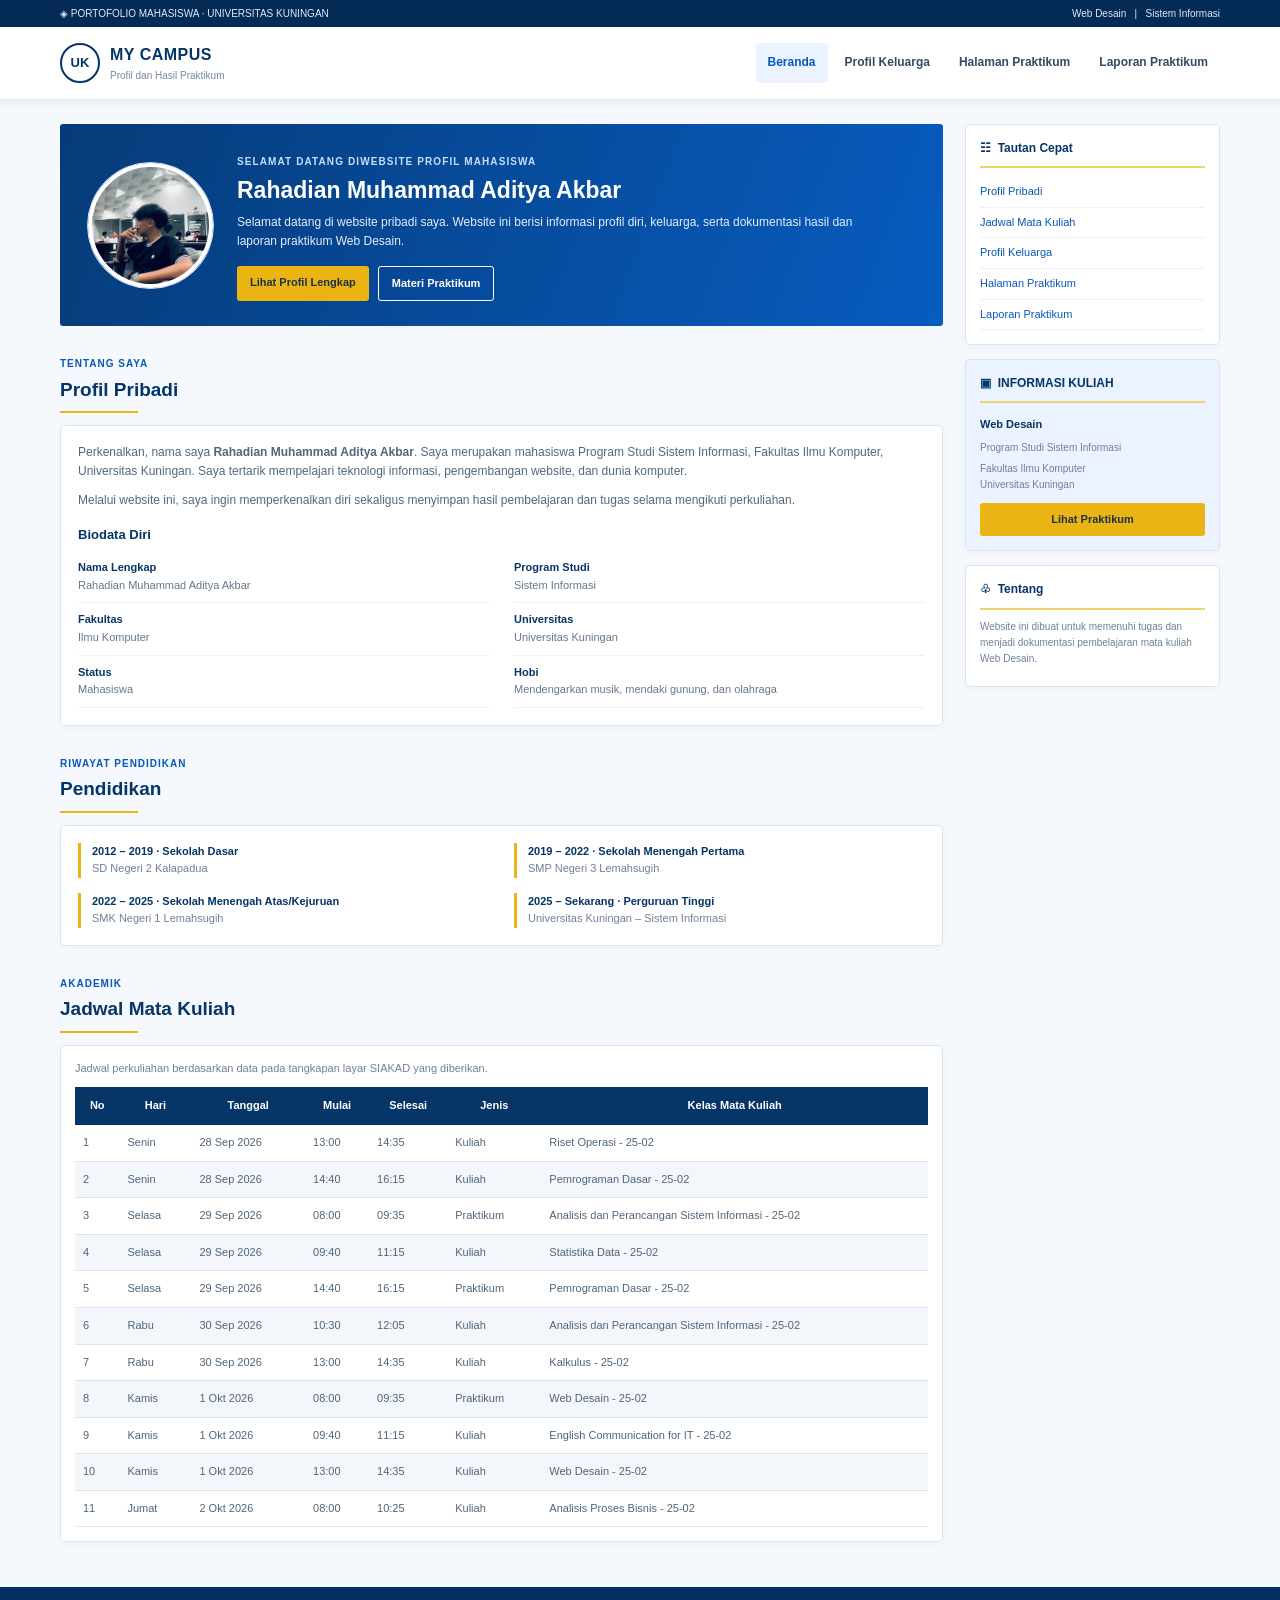
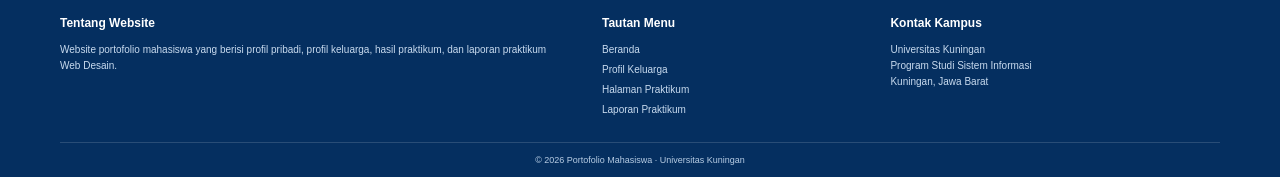
<file: docs/index.html>
<!DOCTYPE html>
<html lang="id">
<head>
  <meta charset="UTF-8">
  <meta name="viewport" content="width=device-width, initial-scale=1.0">
  <title>Beranda | Portofolio Mahasiswa</title>
  <link rel="stylesheet" href="./style.css">
</head>
<body>
  <div class="top-strip">
    <div class="wrap strip-inner">
      <span>◈ PORTOFOLIO MAHASISWA · UNIVERSITAS KUNINGAN</span>
      <span>Web Desain&nbsp;&nbsp; | &nbsp;&nbsp;Sistem Informasi</span>
    </div>
  </div>
  <header class="header">
    <div class="wrap header-inner">
      <a class="logo" href="index.html">
        <span class="logo-symbol">UK</span>
        <span class="logo-text"><b>MY CAMPUS</b><small>Profil dan Hasil Praktikum</small></span>
      </a>
      <button class="menu-button" type="button" onclick="document.querySelector('.navigation').classList.toggle('open')">☰</button>
      <nav class="navigation">
        <a class="selected" href="index.html">Beranda</a>
        <a class="" href="keluarga.html">Profil Keluarga</a>
        <a class="" href="praktikum.html">Halaman Praktikum</a>
        <a class="" href="laporan.html">Laporan Praktikum</a>
      </nav>
    </div>
  </header>

  <main class="wrap two-column">
    <div class="content">
      <section class="welcome-banner">
        <div class="profile-photo-wrap"><img class="profile-photo" src="foto-profil.jpeg" alt="Foto profil mahasiswa"></div>
        <div class="welcome-text">
          <span class="overline">SELAMAT DATANG DIWEBSITE PROFIL MAHASISWA</span>
          <h1>Rahadian Muhammad Aditya Akbar</h1>
          <p>Selamat datang di website pribadi saya. Website ini berisi informasi profil diri, keluarga, serta dokumentasi hasil dan laporan praktikum Web Desain.</p>
          <div class="actions"><a class="button yellow" href="#profil">Lihat Profil Lengkap</a><a class="button white-outline" href="praktikum.html">Materi Praktikum</a></div>
        </div>
      </section>

      <section class="section" id="profil">
        <div class="section-title"><span>TENTANG SAYA</span><h2>Profil Pribadi</h2></div>
        <div class="white-panel">
          <p>Perkenalkan, nama saya <b>Rahadian Muhammad Aditya Akbar</b>. Saya merupakan mahasiswa Program Studi Sistem Informasi, Fakultas Ilmu Komputer, Universitas Kuningan. Saya tertarik mempelajari teknologi informasi, pengembangan website, dan dunia komputer.</p>
          <p>Melalui website ini, saya ingin memperkenalkan diri sekaligus menyimpan hasil pembelajaran dan tugas selama mengikuti perkuliahan.</p>
          <h3 class="small-heading">Biodata Diri</h3>
          <div class="bio-list">
            <div><b>Nama Lengkap</b><span>Rahadian Muhammad Aditya Akbar</span></div>
            <div><b>Program Studi</b><span>Sistem Informasi</span></div>
            <div><b>Fakultas</b><span>Ilmu Komputer</span></div>
            <div><b>Universitas</b><span>Universitas Kuningan</span></div>
            <div><b>Status</b><span>Mahasiswa</span></div>
            <div><b>Hobi</b><span>Mendengarkan musik, mendaki gunung, dan olahraga</span></div>
          </div>
        </div>
      </section>

      <section class="section">
        <div class="section-title"><span>RIWAYAT PENDIDIKAN</span><h2>Pendidikan</h2></div>
        <div class="white-panel education">
          <div><b>2012 – 2019 · Sekolah Dasar</b><span>SD Negeri 2 Kalapadua</span></div>
          <div><b>2019 – 2022 · Sekolah Menengah Pertama</b><span>SMP Negeri 3 Lemahsugih</span></div>
          <div><b>2022 – 2025 · Sekolah Menengah Atas/Kejuruan</b><span>SMK Negeri 1 Lemahsugih</span></div>
          <div><b>2025 – Sekarang · Perguruan Tinggi</b><span>Universitas Kuningan – Sistem Informasi</span></div>
        </div>
      </section>

      <section class="section" id="jadwal">
        <div class="section-title"><span>AKADEMIK</span><h2>Jadwal Mata Kuliah</h2></div>
        <div class="white-panel schedule-panel">
          <p class="schedule-note">Jadwal perkuliahan berdasarkan data pada tangkapan layar SIAKAD yang diberikan.</p>
          <div class="table-scroll">
            <table class="schedule-table">
              <thead><tr><th>No</th><th>Hari</th><th>Tanggal</th><th>Mulai</th><th>Selesai</th><th>Jenis</th><th>Kelas Mata Kuliah</th></tr></thead>
              <tbody>
                <tr><td>1</td><td>Senin</td><td>28 Sep 2026</td><td>13:00</td><td>14:35</td><td>Kuliah</td><td>Riset Operasi - 25-02</td></tr>
                <tr><td>2</td><td>Senin</td><td>28 Sep 2026</td><td>14:40</td><td>16:15</td><td>Kuliah</td><td>Pemrograman Dasar - 25-02</td></tr>
                <tr><td>3</td><td>Selasa</td><td>29 Sep 2026</td><td>08:00</td><td>09:35</td><td>Praktikum</td><td>Analisis dan Perancangan Sistem Informasi - 25-02</td></tr>
                <tr><td>4</td><td>Selasa</td><td>29 Sep 2026</td><td>09:40</td><td>11:15</td><td>Kuliah</td><td>Statistika Data - 25-02</td></tr>
                <tr><td>5</td><td>Selasa</td><td>29 Sep 2026</td><td>14:40</td><td>16:15</td><td>Praktikum</td><td>Pemrograman Dasar - 25-02</td></tr>
                <tr><td>6</td><td>Rabu</td><td>30 Sep 2026</td><td>10:30</td><td>12:05</td><td>Kuliah</td><td>Analisis dan Perancangan Sistem Informasi - 25-02</td></tr>
                <tr><td>7</td><td>Rabu</td><td>30 Sep 2026</td><td>13:00</td><td>14:35</td><td>Kuliah</td><td>Kalkulus - 25-02</td></tr>
                <tr><td>8</td><td>Kamis</td><td>1 Okt 2026</td><td>08:00</td><td>09:35</td><td>Praktikum</td><td>Web Desain - 25-02</td></tr>
                <tr><td>9</td><td>Kamis</td><td>1 Okt 2026</td><td>09:40</td><td>11:15</td><td>Kuliah</td><td>English Communication for IT - 25-02</td></tr>
                <tr><td>10</td><td>Kamis</td><td>1 Okt 2026</td><td>13:00</td><td>14:35</td><td>Kuliah</td><td>Web Desain - 25-02</td></tr>
                <tr><td>11</td><td>Jumat</td><td>2 Okt 2026</td><td>08:00</td><td>10:25</td><td>Kuliah</td><td>Analisis Proses Bisnis - 25-02</td></tr>
              </tbody>
            </table>
          </div>
        </div>
      </section>
    </div>

    <aside class="sidebar">
      <div class="side-box">
        <h3>☷ &nbsp;Tautan Cepat</h3>
        <a href="#profil">Profil Pribadi</a><a href="#jadwal">Jadwal Mata Kuliah</a><a href="keluarga.html">Profil Keluarga</a><a href="praktikum.html">Halaman Praktikum</a><a href="laporan.html">Laporan Praktikum</a>
      </div>
      <div class="side-box highlight-box">
        <h3>▣ &nbsp;INFORMASI KULIAH</h3>
        <b>Web Desain</b><p>Program Studi Sistem Informasi</p><p>Fakultas Ilmu Komputer<br>Universitas Kuningan</p>
        <a class="button yellow full" href="praktikum.html">Lihat Praktikum</a>
      </div>
      <div class="side-box">
        <h3>♧ &nbsp;Tentang</h3>
        <p>Website ini dibuat untuk memenuhi tugas dan menjadi dokumentasi pembelajaran mata kuliah Web Desain.</p>
      </div>
    </aside>
  </main>

  <footer class="footer">
    <div class="wrap footer-columns">
      <div><h3>Tentang Website</h3><p>Website portofolio mahasiswa yang berisi profil pribadi, profil keluarga, hasil praktikum, dan laporan praktikum Web Desain.</p></div>
      <div><h3>Tautan Menu</h3><a href="index.html">Beranda</a><a href="keluarga.html">Profil Keluarga</a><a href="praktikum.html">Halaman Praktikum</a><a href="laporan.html">Laporan Praktikum</a></div>
      <div><h3>Kontak Kampus</h3><p>Universitas Kuningan<br>Program Studi Sistem Informasi<br>Kuningan, Jawa Barat</p></div>
    </div>
    <div class="wrap copyright">© 2026 Portofolio Mahasiswa · Universitas Kuningan</div>
  </footer>
</body>
</html>
</file>
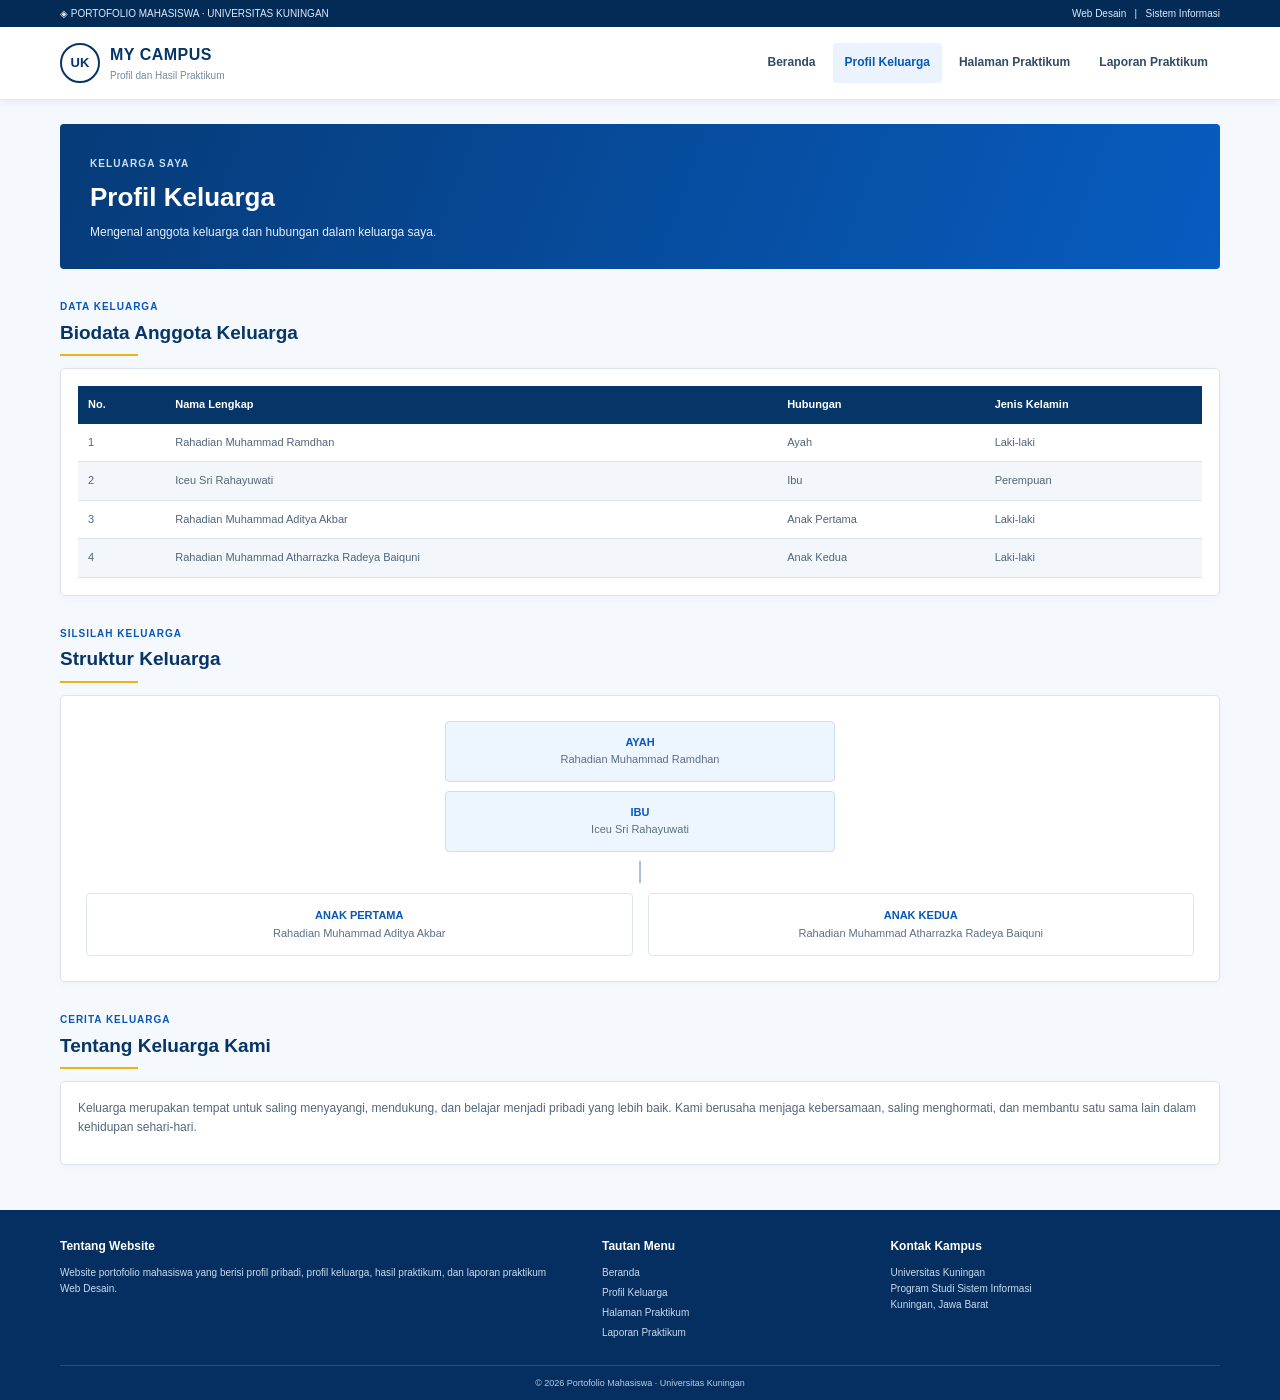
<file: docs/keluarga.html>
<!DOCTYPE html>
<html lang="id">
<head>
  <meta charset="UTF-8">
  <meta name="viewport" content="width=device-width, initial-scale=1.0">
  <title>Profil Keluarga | Portofolio Mahasiswa</title>
  <link rel="stylesheet" href="./style.css">
</head>
<body>
  <div class="top-strip">
    <div class="wrap strip-inner">
      <span>◈ PORTOFOLIO MAHASISWA · UNIVERSITAS KUNINGAN</span>
      <span>Web Desain&nbsp;&nbsp; | &nbsp;&nbsp;Sistem Informasi</span>
    </div>
  </div>
  <header class="header">
    <div class="wrap header-inner">
      <a class="logo" href="index.html">
        <span class="logo-symbol">UK</span>
        <span class="logo-text"><b>MY CAMPUS</b><small>Profil dan Hasil Praktikum</small></span>
      </a>
      <button class="menu-button" type="button" onclick="document.querySelector('.navigation').classList.toggle('open')">☰</button>
      <nav class="navigation">
        <a class="" href="index.html">Beranda</a>
        <a class="selected" href="keluarga.html">Profil Keluarga</a>
        <a class="" href="praktikum.html">Halaman Praktikum</a>
        <a class="" href="laporan.html">Laporan Praktikum</a>
      </nav>
    </div>
  </header>

  <main class="wrap page">
    <section class="page-banner"><span class="overline">KELUARGA SAYA</span><h1>Profil Keluarga</h1><p>Mengenal anggota keluarga dan hubungan dalam keluarga saya.</p></section>
    <section class="section">
      <div class="section-title"><span>DATA KELUARGA</span><h2>Biodata Anggota Keluarga</h2></div>
      <div class="white-panel table-scroll"><table><thead><tr><th>No.</th><th>Nama Lengkap</th><th>Hubungan</th><th>Jenis Kelamin</th></tr></thead><tbody>
        <tr><td>1</td><td>Rahadian Muhammad Ramdhan</td><td>Ayah</td><td>Laki-laki</td></tr>
        <tr><td>2</td><td>Iceu Sri Rahayuwati</td><td>Ibu</td><td>Perempuan</td></tr>
        <tr><td>3</td><td>Rahadian Muhammad Aditya Akbar</td><td>Anak Pertama</td><td>Laki-laki</td></tr>
        <tr><td>4</td><td>Rahadian Muhammad Atharrazka Radeya Baiquni</td><td>Anak Kedua</td><td>Laki-laki</td></tr>
      </tbody></table></div>
    </section>
    <section class="section">
      <div class="section-title"><span>SILSILAH KELUARGA</span><h2>Struktur Keluarga</h2></div>
      <div class="white-panel family-tree">
        <div class="parent-card"><b>AYAH</b><span>Rahadian Muhammad Ramdhan</span></div>
        <div class="parent-card"><b>IBU</b><span>Iceu Sri Rahayuwati</span></div>
        <div class="tree-stem"></div>
        <div class="child-grid"><div><b>ANAK PERTAMA</b><span>Rahadian Muhammad Aditya Akbar</span></div><div><b>ANAK KEDUA</b><span>Rahadian Muhammad Atharrazka Radeya Baiquni</span></div></div>
      </div>
    </section>
    <section class="section"><div class="section-title"><span>CERITA KELUARGA</span><h2>Tentang Keluarga Kami</h2></div><div class="white-panel"><p>Keluarga merupakan tempat untuk saling menyayangi, mendukung, dan belajar menjadi pribadi yang lebih baik. Kami berusaha menjaga kebersamaan, saling menghormati, dan membantu satu sama lain dalam kehidupan sehari-hari.</p></div></section>
  </main>

  <footer class="footer">
    <div class="wrap footer-columns">
      <div><h3>Tentang Website</h3><p>Website portofolio mahasiswa yang berisi profil pribadi, profil keluarga, hasil praktikum, dan laporan praktikum Web Desain.</p></div>
      <div><h3>Tautan Menu</h3><a href="index.html">Beranda</a><a href="keluarga.html">Profil Keluarga</a><a href="praktikum.html">Halaman Praktikum</a><a href="laporan.html">Laporan Praktikum</a></div>
      <div><h3>Kontak Kampus</h3><p>Universitas Kuningan<br>Program Studi Sistem Informasi<br>Kuningan, Jawa Barat</p></div>
    </div>
    <div class="wrap copyright">© 2026 Portofolio Mahasiswa · Universitas Kuningan</div>
  </footer>
</body>
</html>
</file>
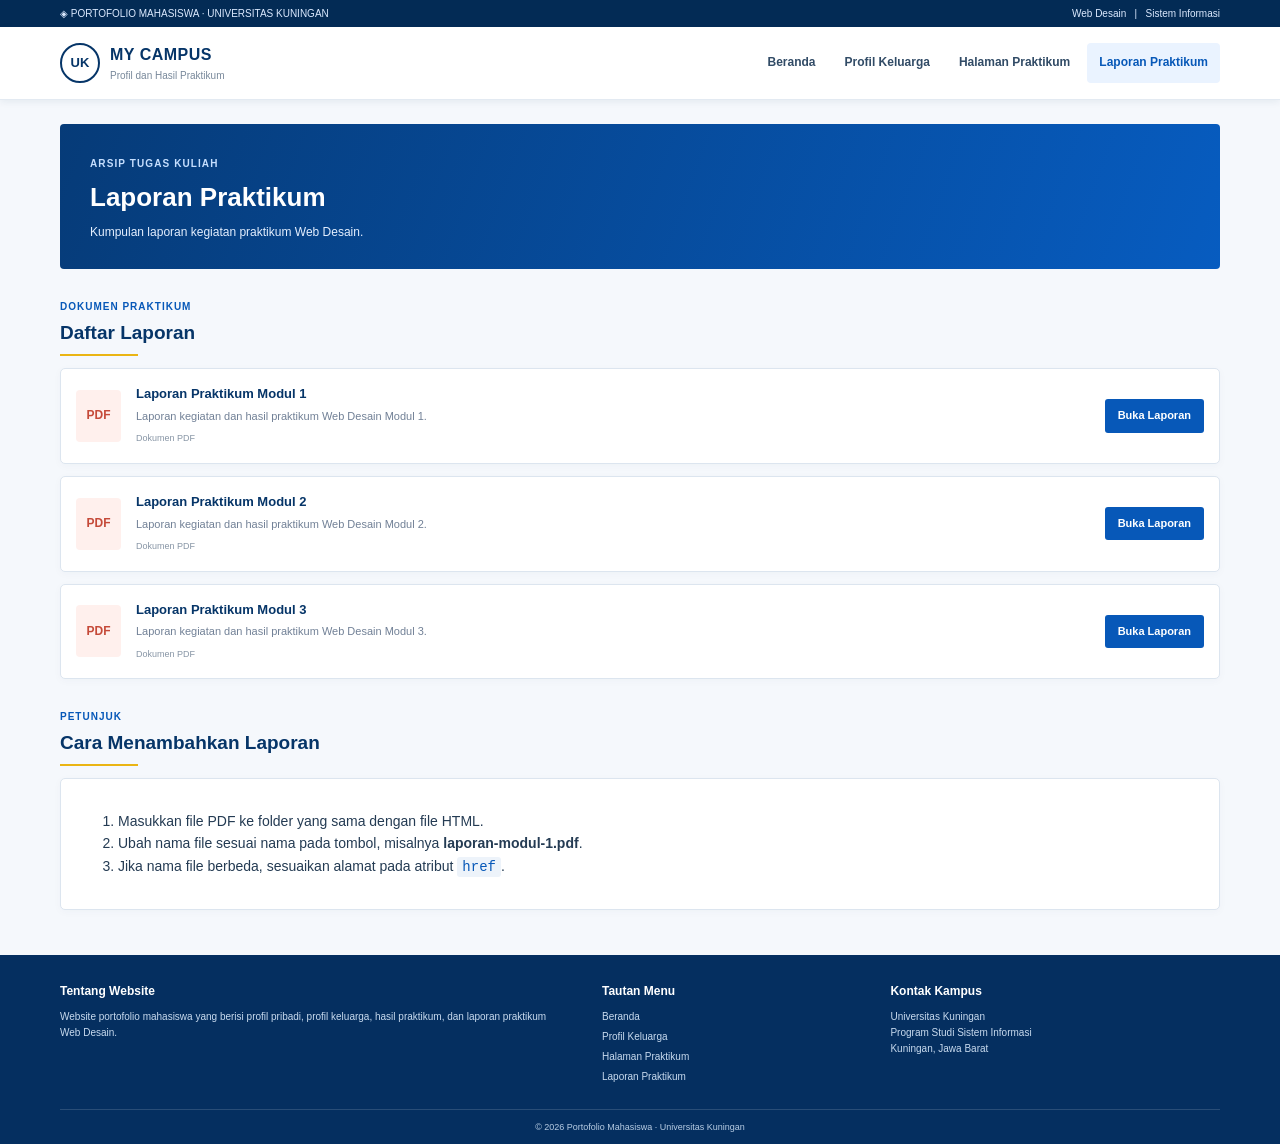
<file: docs/laporan.html>
<!DOCTYPE html>
<html lang="id">
<head>
  <meta charset="UTF-8">
  <meta name="viewport" content="width=device-width, initial-scale=1.0">
  <title>Laporan Praktikum | Portofolio Mahasiswa</title>
  <link rel="stylesheet" href="./style.css">
</head>
<body>
  <div class="top-strip">
    <div class="wrap strip-inner">
      <span>◈ PORTOFOLIO MAHASISWA · UNIVERSITAS KUNINGAN</span>
      <span>Web Desain&nbsp;&nbsp; | &nbsp;&nbsp;Sistem Informasi</span>
    </div>
  </div>
  <header class="header">
    <div class="wrap header-inner">
      <a class="logo" href="index.html">
        <span class="logo-symbol">UK</span>
        <span class="logo-text"><b>MY CAMPUS</b><small>Profil dan Hasil Praktikum</small></span>
      </a>
      <button class="menu-button" type="button" onclick="document.querySelector('.navigation').classList.toggle('open')">☰</button>
      <nav class="navigation">
        <a class="" href="index.html">Beranda</a>
        <a class="" href="keluarga.html">Profil Keluarga</a>
        <a class="" href="praktikum.html">Halaman Praktikum</a>
        <a class="selected" href="laporan.html">Laporan Praktikum</a>
      </nav>
    </div>
  </header>

  <main class="wrap page">
    <section class="page-banner"><span class="overline">ARSIP TUGAS KULIAH</span><h1>Laporan Praktikum</h1><p>Kumpulan laporan kegiatan praktikum Web Desain.</p></section>
    <section class="section">
      <div class="section-title"><span>DOKUMEN PRAKTIKUM</span><h2>Daftar Laporan</h2></div>
      <div class="report-stack">
        <article class="report"><div class="pdf-icon">PDF</div><div class="report-text"><h3>Laporan Praktikum Modul 1</h3><p>Laporan kegiatan dan hasil praktikum Web Desain Modul 1.</p><small>Dokumen PDF</small></div><a class="button blue" href="laporan-modul-1.pdf">Buka Laporan</a></article>
        <article class="report"><div class="pdf-icon">PDF</div><div class="report-text"><h3>Laporan Praktikum Modul 2</h3><p>Laporan kegiatan dan hasil praktikum Web Desain Modul 2.</p><small>Dokumen PDF</small></div><a class="button blue" href="laporan-modul-2.pdf">Buka Laporan</a></article>
        <article class="report"><div class="pdf-icon">PDF</div><div class="report-text"><h3>Laporan Praktikum Modul 3</h3><p>Laporan kegiatan dan hasil praktikum Web Desain Modul 3.</p><small>Dokumen PDF</small></div><a class="button blue" href="laporan-modul-3.pdf">Buka Laporan</a></article>
      </div>
    </section>
    <section class="section"><div class="section-title"><span>PETUNJUK</span><h2>Cara Menambahkan Laporan</h2></div><div class="white-panel"><ol><li>Masukkan file PDF ke folder yang sama dengan file HTML.</li><li>Ubah nama file sesuai nama pada tombol, misalnya <b>laporan-modul-1.pdf</b>.</li><li>Jika nama file berbeda, sesuaikan alamat pada atribut <code>href</code>.</li></ol></div></section>
  </main>

  <footer class="footer">
    <div class="wrap footer-columns">
      <div><h3>Tentang Website</h3><p>Website portofolio mahasiswa yang berisi profil pribadi, profil keluarga, hasil praktikum, dan laporan praktikum Web Desain.</p></div>
      <div><h3>Tautan Menu</h3><a href="index.html">Beranda</a><a href="keluarga.html">Profil Keluarga</a><a href="praktikum.html">Halaman Praktikum</a><a href="laporan.html">Laporan Praktikum</a></div>
      <div><h3>Kontak Kampus</h3><p>Universitas Kuningan<br>Program Studi Sistem Informasi<br>Kuningan, Jawa Barat</p></div>
    </div>
    <div class="wrap copyright">© 2026 Portofolio Mahasiswa · Universitas Kuningan</div>
  </footer>
</body>
</html>
</file>
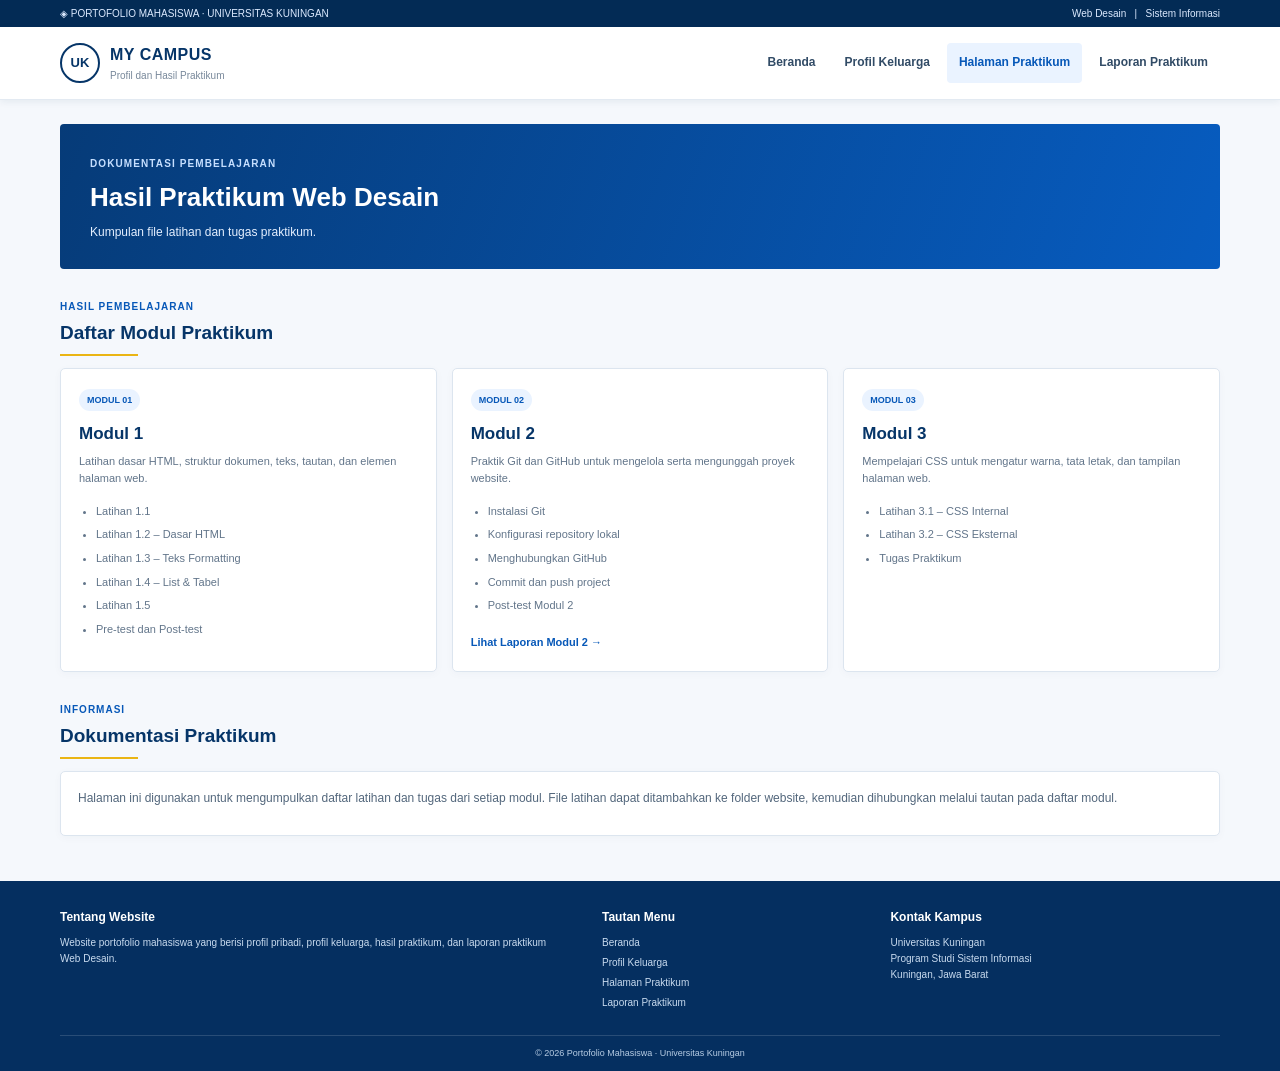
<file: docs/praktikum.html>
<!DOCTYPE html>
<html lang="id">
<head>
  <meta charset="UTF-8">
  <meta name="viewport" content="width=device-width, initial-scale=1.0">
  <title>Halaman Praktikum | Portofolio Mahasiswa</title>
  <link rel="stylesheet" href="./style.css">
</head>
<body>
  <div class="top-strip">
    <div class="wrap strip-inner">
      <span>◈ PORTOFOLIO MAHASISWA · UNIVERSITAS KUNINGAN</span>
      <span>Web Desain&nbsp;&nbsp; | &nbsp;&nbsp;Sistem Informasi</span>
    </div>
  </div>
  <header class="header">
    <div class="wrap header-inner">
      <a class="logo" href="index.html">
        <span class="logo-symbol">UK</span>
        <span class="logo-text"><b>MY CAMPUS</b><small>Profil dan Hasil Praktikum</small></span>
      </a>
      <button class="menu-button" type="button" onclick="document.querySelector('.navigation').classList.toggle('open')">☰</button>
      <nav class="navigation">
        <a class="" href="index.html">Beranda</a>
        <a class="" href="keluarga.html">Profil Keluarga</a>
        <a class="selected" href="praktikum.html">Halaman Praktikum</a>
        <a class="" href="laporan.html">Laporan Praktikum</a>
      </nav>
    </div>
  </header>

  <main class="wrap page">
    <section class="page-banner"><span class="overline">DOKUMENTASI PEMBELAJARAN</span><h1>Hasil Praktikum Web Desain</h1><p>Kumpulan file latihan dan tugas praktikum.</p></section>
    <section class="section">
      <div class="section-title"><span>HASIL PEMBELAJARAN</span><h2>Daftar Modul Praktikum</h2></div>
      <div class="module-grid">
        <article class="module"><span class="module-label">MODUL 01</span><h3>Modul 1</h3><p>Latihan dasar HTML, struktur dokumen, teks, tautan, dan elemen halaman web.</p><ul><li>Latihan 1.1</li><li>Latihan 1.2 – Dasar HTML</li><li>Latihan 1.3 – Teks Formatting</li><li>Latihan 1.4 – List &amp; Tabel</li><li>Latihan 1.5</li><li>Pre-test dan Post-test</li></ul></article>
        <article class="module"><span class="module-label">MODUL 02</span><h3>Modul 2</h3><p>Praktik Git dan GitHub untuk mengelola serta mengunggah proyek website.</p><ul><li>Instalasi Git</li><li>Konfigurasi repository lokal</li><li>Menghubungkan GitHub</li><li>Commit dan push project</li><li>Post-test Modul 2</li></ul><a class="text-link" href="laporan.html">Lihat Laporan Modul 2 →</a></article>
        <article class="module"><span class="module-label">MODUL 03</span><h3>Modul 3</h3><p>Mempelajari CSS untuk mengatur warna, tata letak, dan tampilan halaman web.</p><ul><li>Latihan 3.1 – CSS Internal</li><li>Latihan 3.2 – CSS Eksternal</li><li>Tugas Praktikum</li></ul></article>
      </div>
    </section>
    <section class="section"><div class="section-title"><span>INFORMASI</span><h2>Dokumentasi Praktikum</h2></div><div class="white-panel"><p>Halaman ini digunakan untuk mengumpulkan daftar latihan dan tugas dari setiap modul. File latihan dapat ditambahkan ke folder website, kemudian dihubungkan melalui tautan pada daftar modul.</p></div></section>
  </main>

  <footer class="footer">
    <div class="wrap footer-columns">
      <div><h3>Tentang Website</h3><p>Website portofolio mahasiswa yang berisi profil pribadi, profil keluarga, hasil praktikum, dan laporan praktikum Web Desain.</p></div>
      <div><h3>Tautan Menu</h3><a href="index.html">Beranda</a><a href="keluarga.html">Profil Keluarga</a><a href="praktikum.html">Halaman Praktikum</a><a href="laporan.html">Laporan Praktikum</a></div>
      <div><h3>Kontak Kampus</h3><p>Universitas Kuningan<br>Program Studi Sistem Informasi<br>Kuningan, Jawa Barat</p></div>
    </div>
    <div class="wrap copyright">© 2026 Portofolio Mahasiswa · Universitas Kuningan</div>
  </footer>
</body>
</html>
</file>
<file: docs/style.css>
/* STYLE UTAMA WEBSITE PORTOFOLIO MAHASISWA */
:root{--navy:#063568;--navy-dark:#032b55;--blue:#0758b8;--blue-light:#eaf3ff;--gold:#eab514;--text:#243b53;--muted:#718096;--border:#dce5ef;--bg:#f5f8fc}
*{box-sizing:border-box}
html{scroll-behavior:smooth}
body{margin:0;background:var(--bg);font-family:Arial,Helvetica,sans-serif;color:var(--text);font-size:14px;line-height:1.6}
.wrap{width:92%;max-width:1160px;margin:0 auto}
.top-strip{height:27px;background:var(--navy-dark);color:#dceaff;font-size:10px}
.strip-inner{height:100%;display:flex;align-items:center;justify-content:space-between}
.header{background:#fff;border-bottom:1px solid #e3eaf2;box-shadow:0 2px 7px #12365a12}
.header-inner{height:72px;display:flex;align-items:center;justify-content:space-between;gap:20px}
.logo{display:flex;align-items:center;gap:10px;text-decoration:none;color:var(--navy)}
.logo-symbol{width:40px;height:40px;border:2px solid var(--navy);border-radius:50%;display:grid;place-items:center;font-size:13px;font-weight:bold}
.logo-text b{display:block;font-size:16px;letter-spacing:.5px}
.logo-text small{display:block;color:#78889a;font-size:10px}
.navigation{display:flex;align-items:center;gap:5px}
.navigation a{color:#314b66;text-decoration:none;font-weight:bold;font-size:12px;padding:10px 12px;border-radius:4px}
.navigation a:hover,.navigation a.selected{background:#eaf3ff;color:var(--blue)}
.menu-button{display:none;background:var(--navy);color:white;border:0;padding:8px 12px;border-radius:4px;font-size:18px}
.two-column{display:grid;grid-template-columns:minmax(0,1fr) 255px;gap:22px;padding-top:24px;padding-bottom:45px}
.content{min-width:0}
.welcome-banner{min-height:190px;padding:25px 28px;background:linear-gradient(110deg,#063b78,#075cc0);display:flex;align-items:center;gap:24px;color:#fff;border-radius:3px}
.profile-circle{width:125px;height:125px;flex:0 0 125px;background:#fff;border:4px solid white;outline:1px solid #d5e6ff;border-radius:50%;display:grid;place-items:center;color:var(--navy);font-size:30px;font-weight:bold}
.welcome-text{min-width:0}
.overline{font-size:10px;font-weight:bold;letter-spacing:1.1px;color:#c6dfff}
.welcome-text h1{font-size:23px;line-height:1.25;margin:5px 0 8px}
.welcome-text p{font-size:12px;color:#e5efff;margin:0;max-width:650px}
.actions{display:flex;gap:9px;margin-top:14px}
.button{display:inline-block;text-decoration:none;padding:8px 13px;border-radius:3px;font-size:11px;font-weight:bold}
.button.yellow{background:var(--gold);color:#1e3044}
.button.white-outline{border:1px solid white;color:white}
.button.blue{background:var(--blue);color:white}
.button:hover{filter:brightness(1.07)}
.section{margin-top:25px}
.section-title{margin-bottom:12px}
.section-title span{font-size:10px;color:var(--blue);font-weight:bold;letter-spacing:1px}
.section-title h2{font-size:19px;color:var(--navy);margin:1px 0 0;padding-bottom:8px;position:relative}
.section-title h2:after{content:"";position:absolute;bottom:0;left:0;width:78px;height:2px;background:var(--gold)}
.white-panel,.side-box,.module,.report{background:#fff;border:1px solid var(--border);border-radius:5px;box-shadow:0 2px 8px #0a315508}
.white-panel{padding:17px}
.white-panel p{font-size:12px;color:#53677c;margin:0 0 10px}
.small-heading{font-size:13px;color:var(--navy);margin:15px 0 5px}
.bio-list{display:grid;grid-template-columns:1fr 1fr;column-gap:25px}
.bio-list div{padding:8px 0;border-bottom:1px solid #edf1f5;font-size:11px}
.bio-list b{display:block;color:var(--navy);font-size:11px}
.bio-list span{color:#65778a}
.education{display:grid;grid-template-columns:1fr 1fr;gap:15px 25px}
.education div{border-left:3px solid var(--gold);padding-left:11px}
.education b,.education span{display:block;font-size:11px}
.education b{color:var(--navy)}
.education span{color:var(--muted)}
.sidebar{display:flex;flex-direction:column;gap:14px}
.side-box{padding:14px}
.side-box h3{font-size:12px;color:var(--navy);margin:0 0 9px;padding-bottom:8px;border-bottom:2px solid #f0d36e}
.side-box>a:not(.button){display:block;text-decoration:none;color:var(--blue);font-size:11px;padding:6px 0;border-bottom:1px solid #edf1f5}
.side-box>a:hover{color:var(--navy)}
.side-box p{font-size:10px;color:var(--muted);margin:5px 0}
.side-box b{font-size:11px;color:var(--navy)}
.highlight-box{background:#eaf3ff}
.full{display:block;text-align:center;margin-top:10px}
.page{padding-top:24px;padding-bottom:45px}
.page-banner{background:linear-gradient(110deg,#063b78,#075cc0);padding:27px 30px;color:#fff;border-radius:4px;min-height:145px}
.page-banner h1{font-size:26px;margin:4px 0}
.page-banner p{font-size:12px;color:#e4efff;margin:0}
table{border-collapse:collapse;width:100%;font-size:11px;min-width:580px}
th{background:var(--navy);color:#fff;text-align:left;padding:10px}
td{padding:10px;border-bottom:1px solid var(--border);color:#50657a}
tbody tr:nth-child(even){background:#f3f7fb}
.table-scroll{overflow-x:auto}
.family-tree{text-align:center;padding:25px}
.parent-card{max-width:390px;margin:0 auto 9px;padding:12px;background:#edf5ff;border:1px solid #cddff2;border-radius:4px}
.parent-card b,.parent-card span,.child-grid b,.child-grid span{display:block}
.parent-card b,.child-grid b{font-size:11px;color:var(--blue)}
.parent-card span,.child-grid span{font-size:11px;color:#5c7085}
.tree-stem{height:22px;width:2px;background:#a9c1dc;margin:0 auto 10px}
.child-grid{display:grid;grid-template-columns:1fr 1fr;gap:15px}
.child-grid>div{padding:13px;border:1px solid var(--border);border-radius:4px}
.module-grid{display:grid;grid-template-columns:repeat(3,1fr);gap:15px}
.module{padding:18px}
.module-label{display:inline-block;background:#eaf3ff;color:var(--blue);font-size:9px;font-weight:bold;padding:4px 8px;border-radius:12px}
.module h3{font-size:17px;color:var(--navy);margin:9px 0 5px}
.module p,.module li{font-size:11px;color:#62758a}
.module p{margin:0}
.module ul{padding-left:17px;margin:12px 0}
.module li{padding:3px 0}
.text-link{font-size:11px;color:var(--blue);font-weight:bold;text-decoration:none}
.report-stack{display:grid;gap:12px}
.report{padding:15px;display:flex;align-items:center;gap:15px}
.pdf-icon{width:45px;height:52px;flex:0 0 45px;border-radius:4px;background:#fff0ed;color:#c54a39;display:grid;place-items:center;font-size:12px;font-weight:bold}
.report-text{flex:1}
.report-text h3{font-size:13px;color:var(--navy);margin:0 0 3px}
.report-text p{font-size:11px;color:var(--muted);margin:0}
.report-text small{font-size:9px;color:#8795a5}
code{background:#edf3fa;padding:2px 5px;border-radius:3px;color:var(--blue)}
.footer{background:#052f60;color:#dceaff;padding:27px 0 10px}
.footer-columns{display:grid;grid-template-columns:2fr 1fr 1.3fr;gap:35px}
.footer h3{font-size:12px;color:#fff;margin:0 0 8px}
.footer p,.footer a{font-size:10px;color:#c9dbef}
.footer p{margin:0}
.footer a{display:block;text-decoration:none;margin:4px 0}
.footer a:hover{color:white}
.copyright{text-align:center;border-top:1px solid #ffffff25;margin-top:20px;padding-top:10px;font-size:9px;color:#b8cde4}
@media(max-width:850px){.two-column{grid-template-columns:1fr}.sidebar{display:grid;grid-template-columns:repeat(2,1fr)}.module-grid{grid-template-columns:1fr 1fr}}
@media(max-width:620px){.header-inner{height:auto;min-height:65px;flex-wrap:wrap;padding:10px 0}.menu-button{display:block}.navigation{display:none;order:3;width:100%;flex-direction:column;align-items:stretch;padding-bottom:8px}.navigation.open{display:flex}.navigation a{padding:9px}.welcome-banner{display:block;text-align:center;padding:22px}.profile-circle{width:95px;height:95px;margin:0 auto 15px;font-size:25px}.welcome-text h1{font-size:20px}.actions{justify-content:center;flex-wrap:wrap}.sidebar{grid-template-columns:1fr}.bio-list,.education,.child-grid,.module-grid{grid-template-columns:1fr}.page-banner{padding:22px}.page-banner h1{font-size:22px}.report{flex-wrap:wrap}.report .button{margin-left:60px}.footer-columns{grid-template-columns:1fr;gap:18px}.strip-inner{font-size:8px}}

/* FOTO PROFIL DAN JADWAL MATA KULIAH */
.profile-photo-wrap{width:125px;height:125px;flex:0 0 125px;border:4px solid #fff;outline:1px solid #d5e6ff;border-radius:50%;overflow:hidden;background:#eaf3ff}
.profile-photo{width:100%;height:100%;display:block;object-fit:cover;object-position:center 28%}
.schedule-panel{padding:14px}
.schedule-note{font-size:11px!important;color:#718096!important;margin-bottom:10px!important}
.schedule-table{min-width:820px;font-size:11px}
.schedule-table th{white-space:nowrap;text-align:center;padding:10px 8px}
.schedule-table td{padding:9px 8px;white-space:nowrap}
.schedule-table td:last-child{white-space:normal;min-width:260px}
@media(max-width:620px){
  .profile-photo-wrap{width:100px;height:100px;margin:0 auto 15px}
}
</file>
